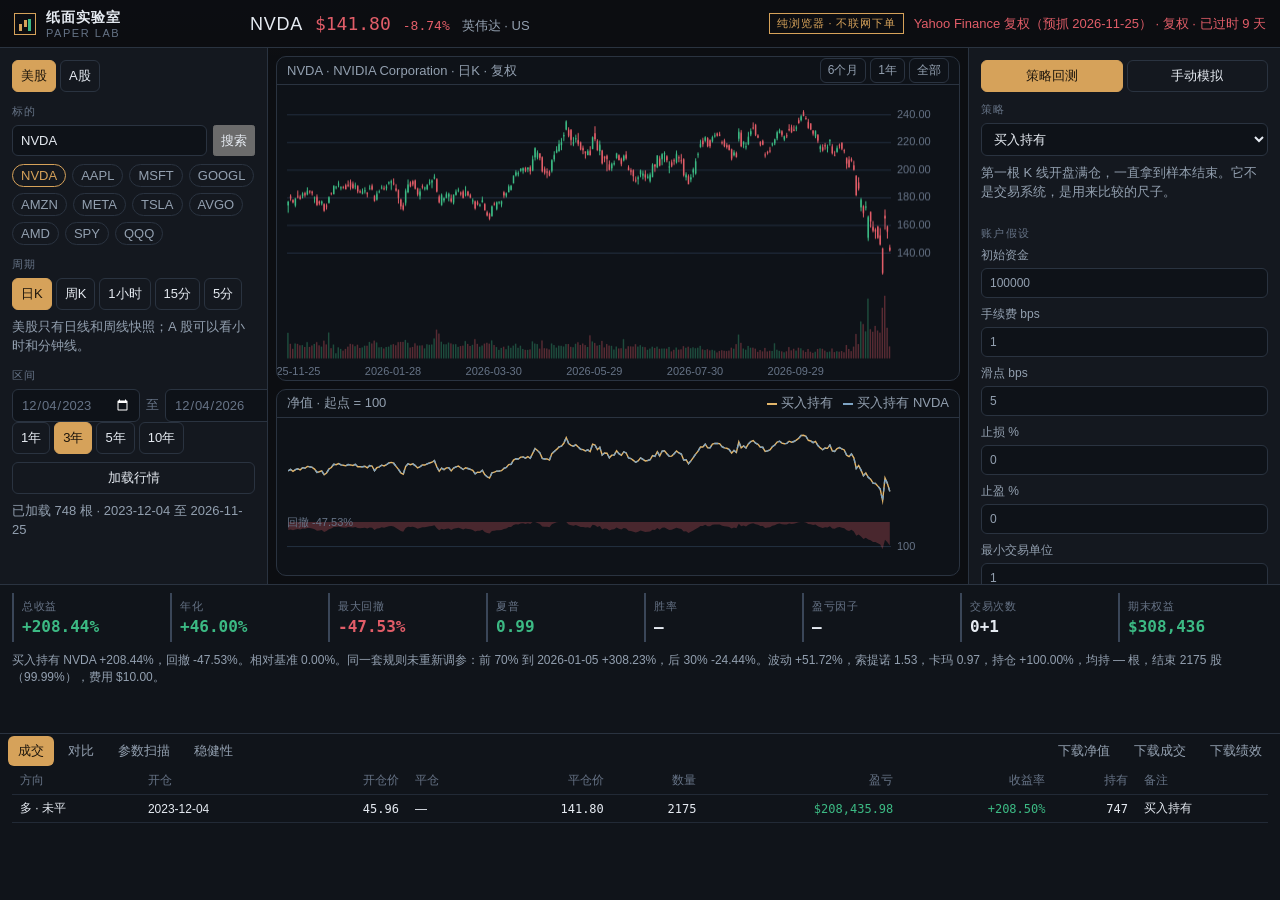
<file: docs/index.html>
<!DOCTYPE html>
<html lang="zh-CN">
<head>
  <meta charset="UTF-8" />
  <meta name="viewport" content="width=device-width, initial-scale=1" />
  <title>纸面实验室 · 美股 A股 策略回测</title>
  <link rel="icon" href="data:image/svg+xml,%3Csvg xmlns='http://www.w3.org/2000/svg' viewBox='0 0 16 16'%3E%3Crect width='16' height='16' fill='%23111816'/%3E%3Cpath d='M3 12V8h2v4H3zm4 0V5h2v7H7zm4 0V3h2v9h-2z' fill='%23d6a25a'/%3E%3C/svg%3E" />
  <link rel="stylesheet" href="style.css" />
</head>
<body>
  <header class="topbar">
    <div class="brand">
      <span class="mark" aria-hidden="true"></span>
      <div>
        <strong>纸面实验室</strong>
        <em>Paper Lab</em>
      </div>
    </div>
    <div class="quote-strip" id="quoteStrip">
      <span class="quiet">选一个标的，加载行情后即可回测。</span>
    </div>
    <div class="top-meta">
      <span class="badge">纯浏览器 · 不联网下单</span>
      <span id="dataSource">行情未连接</span>
    </div>
  </header>

  <div class="shell">
    <aside class="panel left">
      <div class="seg" id="markets">
        <button type="button" data-market="us" class="on">美股</button>
        <button type="button" data-market="cn">A股</button>
      </div>
      <label class="field-label">标的</label>
      <div class="search">
        <input id="symbolInput" type="text" spellcheck="false" placeholder="代码或名称，如 NVDA / 茅台" autocomplete="off" />
        <button id="searchBtn" type="button">搜索</button>
      </div>
      <div id="searchResults" class="search-results" hidden></div>
      <div id="watchlist" class="watch"></div>

      <label class="field-label">周期</label>
      <div class="seg" id="intervals">
        <button type="button" data-interval="1d" class="on">日K</button>
        <button type="button" data-interval="1wk">周K</button>
        <button type="button" data-interval="1h">1小时</button>
        <button type="button" data-interval="15m">15分</button>
        <button type="button" data-interval="5m">5分</button>
      </div>
      <p class="hint" id="intervalHint">美股只有日线和周线快照；A 股可以看小时和分钟线。</p>

      <label class="field-label">区间</label>
      <div class="dates">
        <input id="startDate" type="date" />
        <span>至</span>
        <input id="endDate" type="date" />
      </div>
      <div class="seg" id="ranges">
        <button type="button" data-range="1">1年</button>
        <button type="button" data-range="3" class="on">3年</button>
        <button type="button" data-range="5">5年</button>
        <button type="button" data-range="10">10年</button>
      </div>
      <button id="loadBtn" class="ghost wide" type="button">加载行情</button>
      <p class="hint" id="dataHint">美股是每日更新的复权快照，A 股实时直连腾讯。</p>
    </aside>

    <main class="center">
      <div id="banner" class="banner" hidden></div>
      <section class="chart-card">
        <div class="chart-head">
          <span id="chartTitle">价格</span>
          <div class="chart-tools">
            <div class="legend" id="priceLegend"></div>
            <div class="seg tiny" id="zooms">
              <button type="button" data-zoom="126">6个月</button>
              <button type="button" data-zoom="252">1年</button>
              <button type="button" data-zoom="all">全部</button>
            </div>
          </div>
        </div>
        <div class="canvas-box">
          <canvas id="priceChart"></canvas>
          <div id="priceTip" class="tip" hidden></div>
        </div>
      </section>
      <section class="chart-card">
        <div class="chart-head">
          <span>净值 · 起点 = 100</span>
          <div class="legend" id="equityLegend"></div>
        </div>
        <div class="canvas-box">
          <canvas id="equityChart"></canvas>
          <div id="equityTip" class="tip" hidden></div>
        </div>
      </section>
    </main>

    <aside class="panel right">
      <div class="seg mode" id="modeTabs">
        <button type="button" data-mode="backtest" class="on">策略回测</button>
        <button type="button" data-mode="paper">手动模拟</button>
      </div>

      <div id="backtestPane">
        <label class="field-label">策略</label>
        <select id="strategySelect"></select>
        <p class="strategy-desc" id="strategyDesc"></p>
        <div id="paramForm" class="fields"></div>

        <label class="field-label">账户假设</label>
        <div class="fields">
          <label>初始资金<input id="cash" type="number" min="1000" step="1000" value="100000" /></label>
          <label>手续费 bps<input id="commission" type="number" min="0" max="100" step="0.5" value="1" /></label>
          <label>滑点 bps<input id="slippage" type="number" min="0" max="200" step="1" value="5" /></label>
          <label>止损 %<input id="stopLoss" type="number" min="0" max="90" step="1" value="0" /></label>
          <label>止盈 %<input id="takeProfit" type="number" min="0" max="500" step="1" value="0" /></label>
          <label>最小交易单位<input id="lotSize" type="number" min="1" max="1000" step="1" value="1" /></label>
          <label class="check"><input id="tPlusOne" type="checkbox" /> T+1（A 股当日买入不可卖）</label>
          <label class="check"><input id="allowShort" type="checkbox" /> 允许做空</label>
          <label>对比基准
            <select id="benchmark">
              <option value="self">同一标的买入持有</option>
              <option value="SPY">标普 SPY</option>
              <option value="QQQ">纳指 QQQ</option>
              <option value="510300.SH">沪深300ETF</option>
              <option value="none">不对比</option>
            </select>
          </label>
        </div>
        <button id="runBtn" class="primary wide" type="button">运行回测</button>
        <button id="compareAllBtn" class="ghost wide" type="button">跑全部策略</button>
        <button id="pinBtn" class="ghost wide" type="button" disabled>加入对比</button>
        <p class="hint">信号在收盘确认，下一根开盘成交。信号不变就不再平衡。默认不使用杠杆。1 bp = 0.01%。</p>
      </div>

      <div id="paperPane" hidden>
        <p class="hint">按当前现价立即成交，用来手工记账。它和上面的回测不是同一套撮合。</p>
        <div id="paperSummary" class="paper-summary"></div>
        <div class="fields">
          <label>股数<input id="paperQty" type="number" min="1" step="1" value="1" /></label>
        </div>
        <div class="pair">
          <button id="paperBuy" class="primary" type="button">买入</button>
          <button id="paperSell" class="danger" type="button">卖出</button>
        </div>
        <button id="paperReset" class="ghost wide" type="button">重置账户</button>
        <div id="paperPositions"></div>
        <div id="paperOrders"></div>
      </div>
    </aside>
  </div>

  <section class="blotter">
    <div id="metrics" class="metrics">
      <p class="empty">运行回测后，这里显示收益、回撤和胜率。</p>
    </div>
    <div class="blotter-tabs">
      <button type="button" data-tab="trades" class="on">成交</button>
      <button type="button" data-tab="compare">对比</button>
      <button type="button" data-tab="sweep">参数扫描</button>
      <button type="button" data-tab="robust">稳健性</button>
      <div class="spacer"></div>
      <button id="exportEquity" class="text" type="button">下载净值</button>
      <button id="exportTrades" class="text" type="button">下载成交</button>
      <button id="exportMetrics" class="text" type="button">下载绩效</button>
    </div>
    <div class="blotter-body">
      <div id="tab-trades"></div>
      <div id="tab-compare" hidden></div>
      <div id="tab-sweep" hidden>
        <div class="sweep-form">
          <label>维度
            <select id="sweepMode">
              <option value="1">一维</option>
              <option value="2">二维</option>
            </select>
          </label>
          <label>X 参数<select id="sweepParam"></select></label>
          <label>X 最小<input id="sweepMin" type="number" /></label>
          <label>X 最大<input id="sweepMax" type="number" /></label>
          <label>X 步长<input id="sweepStep" type="number" /></label>
          <label class="two-d" hidden>Y 参数<select id="sweepParam2"></select></label>
          <label class="two-d" hidden>Y 最小<input id="sweepMin2" type="number" /></label>
          <label class="two-d" hidden>Y 最大<input id="sweepMax2" type="number" /></label>
          <label class="two-d" hidden>Y 步长<input id="sweepStep2" type="number" /></label>
          <label>看
            <select id="sweepMetric">
              <option value="sharpe">夏普</option>
              <option value="total_return">收益</option>
              <option value="max_drawdown">回撤</option>
            </select>
          </label>
          <button id="sweepBtn" class="primary" type="button">扫描</button>
        </div>
        <div id="sweepTable"></div>
      </div>
      <div id="tab-robust" hidden>
        <div class="sweep-form">
          <label>样本池
            <select id="robustScope">
              <option value="all">股票池全部</option>
              <option value="stocks">只看股票</option>
              <option value="etfs">只看 ETF</option>
            </select>
          </label>
          <span class="quiet" id="robustHint">用当前策略和参数，逐只跑一遍，看是不是只在个别标的上有效。</span>
          <button id="robustBtn" class="primary" type="button">跑一遍</button>
        </div>
        <div id="robustSummary"></div>
        <div id="robustTable"></div>
      </div>
    </div>
  </section>
  <script src="engine.js"></script>
  <script src="data.js"></script>
  <script src="bridge.js"></script>
  <script src="app.js"></script>
</body>
</html>
</file>
<file: docs/style.css>
:root {
  color-scheme: dark;
  --bg: #0c0e12;
  --panel: #14181f;
  --sunken: #0e1218;
  --line: #2a3340;
  --line-strong: #3a4658;
  --text: #e6ebf2;
  --muted: #93a0b0;
  --faint: #667386;
  --up: #3cba84;
  --down: #e15d68;
  --accent: #d6a25a;
  --accent-ink: #1c150c;
  --bench: #7ea4c4;
  --shadow: 0 10px 30px rgba(0, 0, 0, 0.28);
  font-family: "Segoe UI", "PingFang SC", "Microsoft YaHei", sans-serif;
}

* { box-sizing: border-box; }
html, body { height: 100%; margin: 0; }
body {
  min-width: 1100px;
  min-height: 700px;
  display: grid;
  grid-template-rows: 48px minmax(0, 1fr) 316px;
  background:
    radial-gradient(900px 280px at 12% -10%, rgba(214, 162, 90, 0.08), transparent 55%),
    var(--bg);
  color: var(--text);
  font-size: 13px;
}
button, input, select { font: inherit; color: inherit; }
button { cursor: pointer; }
.num { font-family: Consolas, "Cascadia Mono", ui-monospace, monospace; font-variant-numeric: tabular-nums; }
.up { color: var(--up); }
.down { color: var(--down); }
.flat { color: var(--muted); }
.quiet { color: var(--muted); }

.topbar {
  display: grid;
  grid-template-columns: 220px minmax(0, 1fr) auto;
  gap: 16px;
  align-items: center;
  padding: 0 14px;
  border-bottom: 1px solid var(--line);
  background: rgba(12, 14, 18, 0.92);
}
.brand { display: flex; align-items: center; gap: 10px; }
.brand strong { display: block; letter-spacing: 0.08em; font-size: 14px; }
.brand em { display: block; color: var(--faint); font-style: normal; font-size: 11px; letter-spacing: 0.14em; text-transform: uppercase; }
.mark {
  width: 22px;
  height: 22px;
  border: 1px solid var(--accent);
  position: relative;
  flex: none;
}
.mark::before, .mark::after {
  content: "";
  position: absolute;
  bottom: 3px;
  width: 3px;
  background: var(--accent);
}
.mark::before { left: 4px; height: 7px; box-shadow: 5px -4px 0 var(--accent); }
.mark::after { right: 4px; height: 12px; background: var(--up); }
.quote-strip { display: flex; align-items: baseline; gap: 12px; min-width: 0; overflow: hidden; }
.quote-strip .sym { font-size: 18px; letter-spacing: 0.04em; }
.quote-strip .px { font-size: 18px; }
.quote-strip .name { color: var(--muted); white-space: nowrap; overflow: hidden; text-overflow: ellipsis; }
.top-meta { display: flex; align-items: center; gap: 10px; color: var(--muted); white-space: nowrap; }
.badge {
  border: 1px solid var(--accent);
  color: var(--accent);
  padding: 2px 7px;
  letter-spacing: 0.08em;
  font-size: 11px;
}
.top-meta #dataSource.stale { color: var(--down); }

.shell {
  min-height: 0;
  display: grid;
  grid-template-columns: 268px minmax(0, 1fr) 312px;
}
.panel {
  min-height: 0;
  overflow: auto;
  padding: 12px;
  background: var(--panel);
}
.panel.left { border-right: 1px solid var(--line); }
.panel.right { border-left: 1px solid var(--line); }
.center {
  position: relative;
  min-width: 0;
  min-height: 0;
  display: grid;
  grid-template-rows: minmax(0, 1.35fr) minmax(150px, 0.78fr);
  gap: 8px;
  padding: 8px;
}

.field-label {
  display: block;
  margin: 12px 0 6px;
  color: var(--faint);
  font-size: 11px;
  letter-spacing: 0.12em;
}
.panel .field-label:first-child { margin-top: 0; }
.search { display: grid; grid-template-columns: 1fr auto; gap: 6px; }
input, select {
  width: 100%;
  background: var(--sunken);
  border: 1px solid var(--line);
  border-radius: 6px;
  padding: 7px 8px;
  outline: none;
}
input:focus, select:focus { border-color: var(--accent); }
.fields { display: grid; gap: 8px; }
.fields label, .sweep-form label { display: grid; gap: 4px; color: var(--muted); font-size: 12px; }
.fields label[title] { cursor: help; border-bottom: 1px dotted var(--line-strong); }
.check { display: flex !important; align-items: center; gap: 8px; }
.check input { width: auto; }
.dates { display: grid; grid-template-columns: 1fr auto 1fr; gap: 6px; align-items: center; color: var(--faint); }
.seg { display: flex; flex-wrap: wrap; gap: 4px; }
.seg button, .ghost, .primary, .danger, .text {
  border-radius: 6px;
  border: 1px solid var(--line);
  background: transparent;
  padding: 6px 8px;
}
.seg button.on, .blotter-tabs button.on {
  background: var(--accent);
  color: var(--accent-ink);
  border-color: var(--accent);
}
.seg.tiny button { padding: 3px 7px; font-size: 12px; }
.seg.mode { margin-bottom: 10px; }
.seg.mode button { flex: 1; }
.primary { background: var(--accent); color: var(--accent-ink); border-color: var(--accent); font-weight: 650; }
.danger { border-color: var(--down); color: var(--down); }
.ghost { color: var(--text); }
.wide { width: 100%; margin-top: 8px; }
.pair { display: grid; grid-template-columns: 1fr 1fr; gap: 8px; margin-top: 8px; }
.text { border-color: transparent; color: var(--muted); padding: 4px 8px; }
.hint, .strategy-desc { color: var(--muted); line-height: 1.45; margin: 8px 0; }
.strategy-desc { min-height: 3.2em; }
.search-results {
  margin-top: 6px;
  border: 1px solid var(--line);
  border-radius: 6px;
  overflow: hidden;
  background: var(--sunken);
}
.search-results button {
  display: block;
  width: 100%;
  text-align: left;
  border: 0;
  border-bottom: 1px solid var(--line);
  background: transparent;
  padding: 7px 8px;
}
.search-results button:last-child { border-bottom: 0; }
.search-results button:hover, .watch button:hover { background: #1c2430; }
.watch { display: flex; flex-wrap: wrap; gap: 6px; margin-top: 8px; }
.watch button {
  border: 1px solid var(--line);
  background: transparent;
  border-radius: 99px;
  padding: 3px 8px;
  color: var(--muted);
}
.watch button.on { border-color: var(--accent); color: var(--accent); }

.chart-card {
  min-height: 0;
  display: grid;
  grid-template-rows: 28px minmax(0, 1fr);
  background: var(--sunken);
  border: 1px solid var(--line);
  border-radius: 10px;
  overflow: hidden;
}
.chart-head {
  display: flex;
  align-items: center;
  justify-content: space-between;
  gap: 8px;
  padding: 0 10px;
  color: var(--muted);
  border-bottom: 1px solid var(--line);
}
.chart-tools, .legend { display: flex; align-items: center; gap: 10px; min-width: 0; }
.legend i { display: inline-block; width: 10px; height: 2px; margin-right: 4px; vertical-align: middle; }
.canvas-box { position: relative; min-height: 0; }
canvas { width: 100%; height: 100%; display: block; }
.tip {
  position: absolute;
  z-index: 2;
  pointer-events: none;
  background: rgba(16, 20, 26, 0.94);
  border: 1px solid var(--line-strong);
  border-radius: 6px;
  padding: 6px 8px;
  color: var(--text);
  font-size: 12px;
  line-height: 1.45;
  box-shadow: var(--shadow);
}
.banner {
  position: absolute;
  z-index: 4;
  left: 16px;
  right: 16px;
  top: 40px;
  border: 1px solid #7a6233;
  background: #231c12;
  color: #f0d7a6;
  border-radius: 8px;
  padding: 7px 10px;
}
.banner.error { border-color: #7a3a42; background: #2a1518; color: #f0c2c6; }

.blotter {
  min-height: 0;
  display: grid;
  grid-template-rows: 148px 34px minmax(0, 1fr);
  border-top: 1px solid var(--line);
  background: #10141a;
}
.metrics {
  display: grid;
  grid-template-columns: repeat(8, minmax(0, 1fr));
  gap: 8px;
  padding: 8px 12px 0;
  align-content: start;
}
.metrics .tile {
  min-width: 0;
  padding: 6px 8px;
  border-left: 2px solid var(--line-strong);
}
.metrics .tile span { display: block; color: var(--faint); font-size: 11px; letter-spacing: 0.06em; }
.metrics .tile strong { display: block; margin-top: 3px; font-size: 16px; font-weight: 600; }
.metrics .sentence { grid-column: 1 / -1; color: var(--muted); margin: 2px 0 0; font-size: 12px; line-height: 1.45; }
.blotter-tabs {
  display: flex;
  align-items: center;
  gap: 4px;
  padding: 0 8px;
  border-top: 1px solid var(--line);
}
.blotter-tabs button { border: 0; background: transparent; color: var(--muted); padding: 6px 10px; border-radius: 6px; }
.blotter-tabs .spacer { flex: 1; }
.blotter-body { min-height: 0; overflow: auto; padding: 0 12px 8px; }
table { width: 100%; border-collapse: collapse; font-size: 12px; }
th, td { padding: 5px 8px; border-bottom: 1px solid #222a36; text-align: right; white-space: nowrap; }
th { color: var(--faint); font-weight: 500; position: sticky; top: 0; background: #10141a; }
td.left, th.left { text-align: left; }
tr.clickable { cursor: pointer; }
tr.clickable:hover td { background: #1a222e; }
.empty { color: var(--faint); margin: 8px; }
.paper-summary { display: grid; grid-template-columns: 1fr 1fr; gap: 6px; margin-bottom: 8px; }
.paper-summary div { background: var(--sunken); border: 1px solid var(--line); border-radius: 6px; padding: 6px 8px; }
.paper-summary span { display: block; color: var(--faint); font-size: 11px; }
.sweep-form { display: flex; gap: 8px; align-items: end; padding: 8px 0; }
.sweep-form label { min-width: 90px; }
.sweep-form button { height: 32px; }
.best { color: var(--accent); }
table.heatmap { border-collapse: separate; border-spacing: 1px; }
table.heatmap th, table.heatmap td { border: 0; padding: 4px 5px; font-size: 11px; }
table.heatmap th.left { background: transparent; position: static; }
table.heatmap td.heat { cursor: pointer; border-radius: 3px; }
table.heatmap td.heat:hover { outline: 1px solid var(--accent); }

@media (max-width: 1180px) {
  body { display: block; height: auto; overflow: auto; min-width: 0; }
  .shell { display: block; }
  .center { height: 760px; }
  .panel { border: 0; }
  .metrics { grid-template-columns: repeat(4, minmax(0, 1fr)); }
}
</file>
